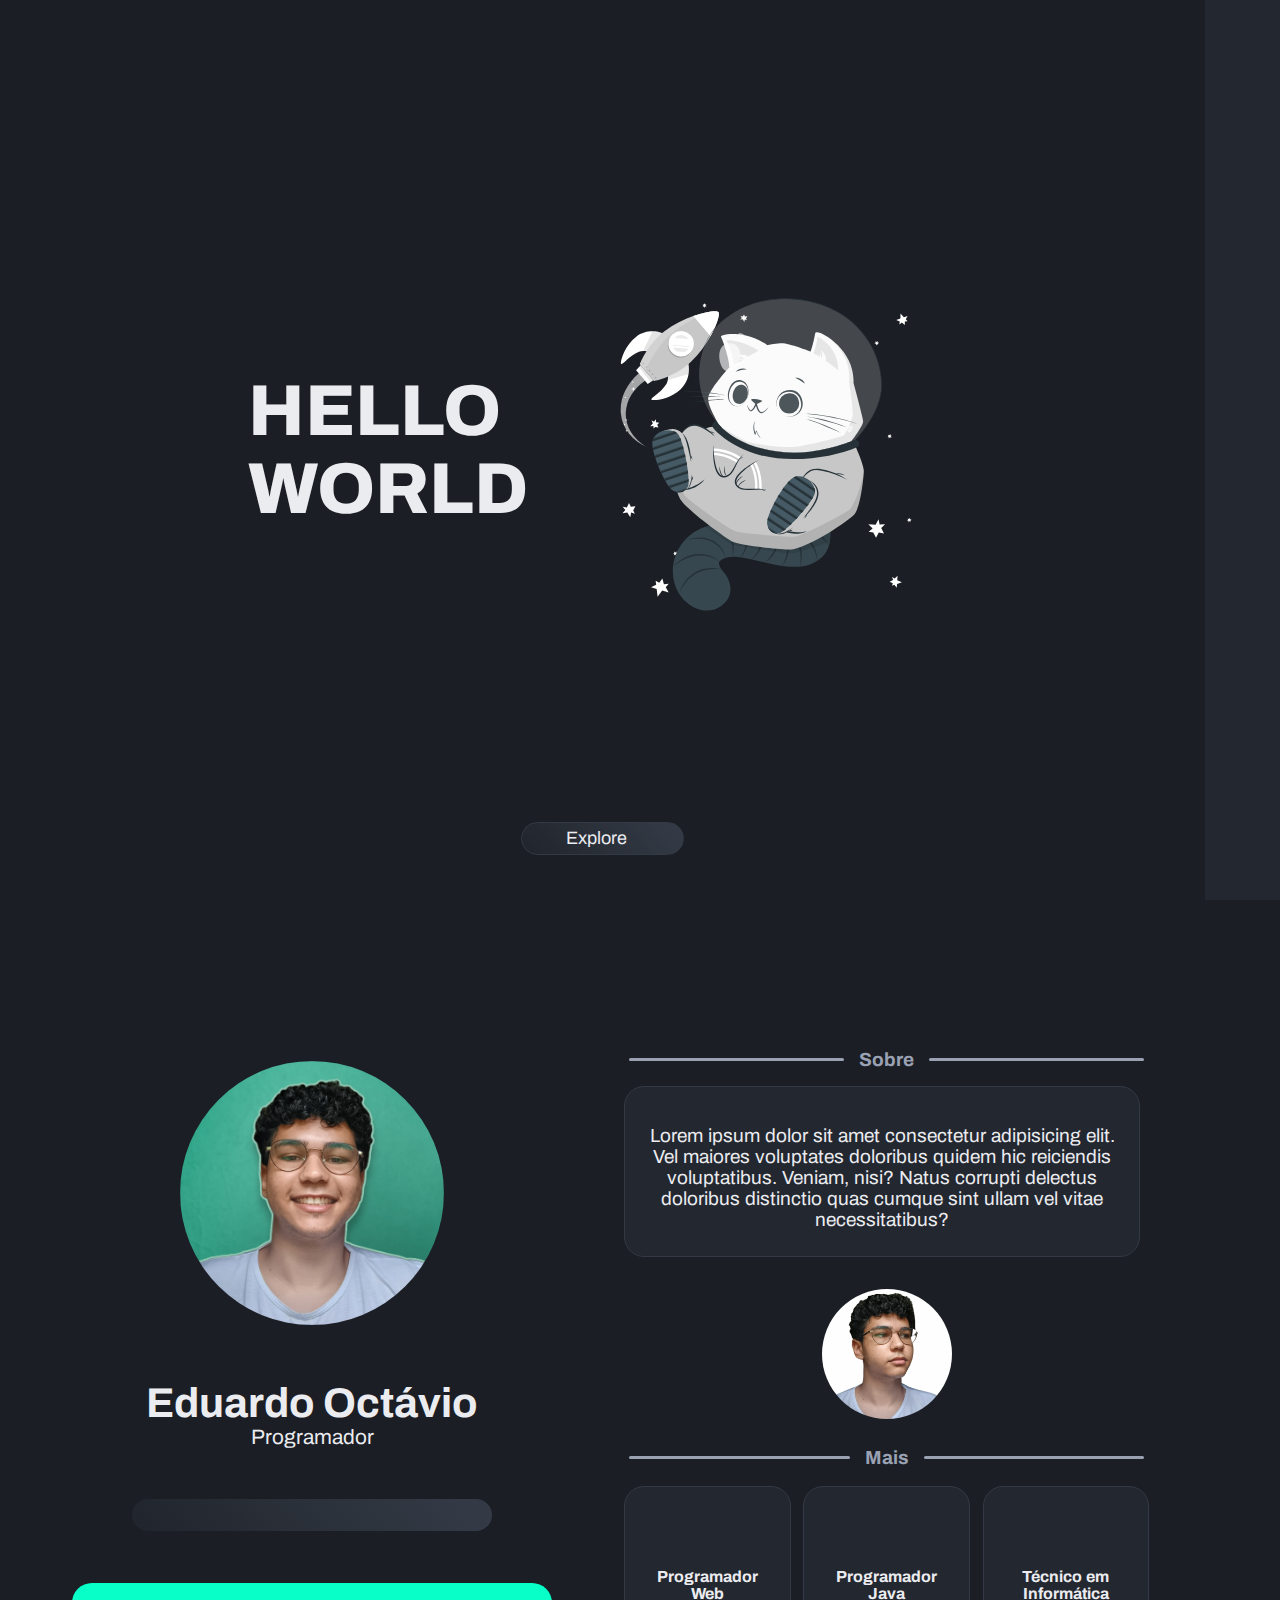
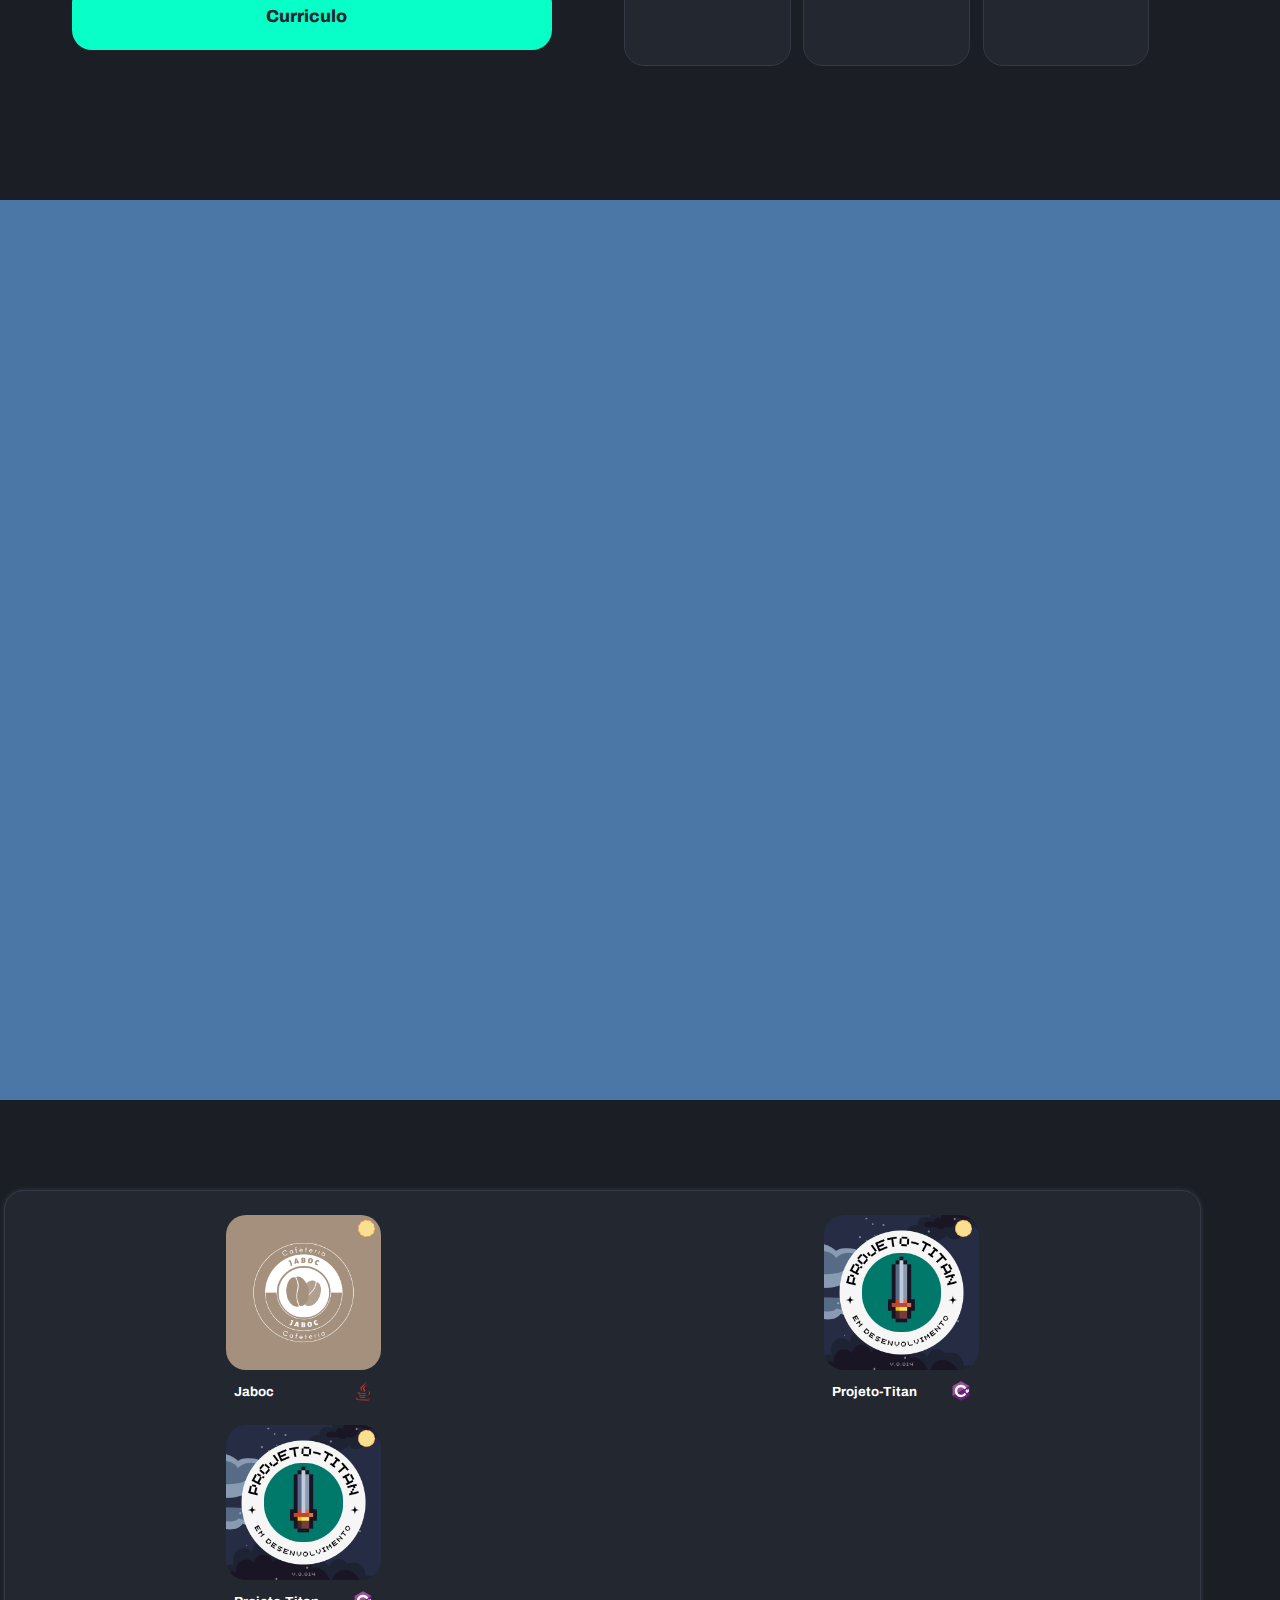
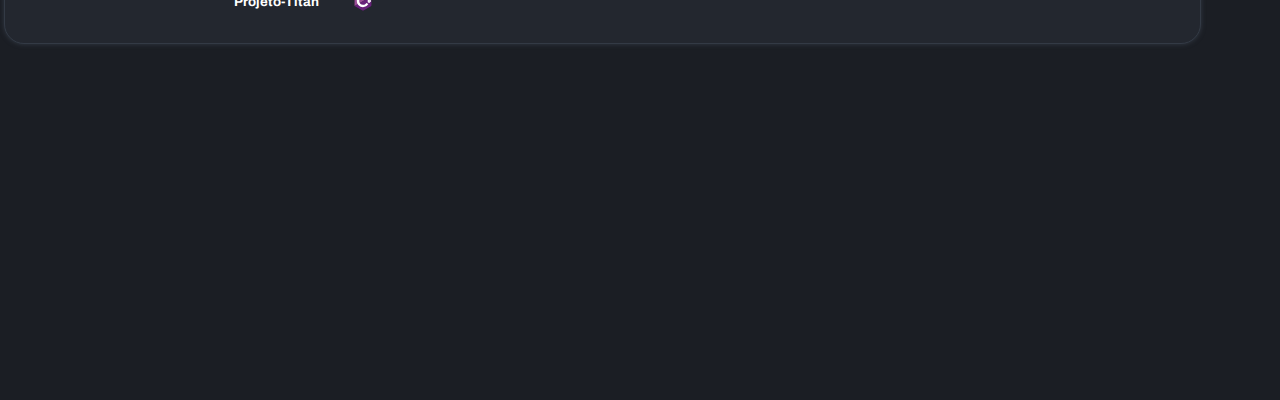
<file: src/index.html>
<!DOCTYPE html>
<html lang="pt-br">

<head>
  <meta charset="UTF-8" />
  <meta name="viewport" content="width=device-width, initial-scale=1.0" />

  <!--imports-icons-->
  <link rel="stylesheet"
    href="https://cdn-uicons.flaticon.com/2.1.0/uicons-solid-rounded/css/uicons-solid-rounded.css" />
  <link rel='stylesheet' href='https://cdn-uicons.flaticon.com/2.1.0/uicons-brands/css/uicons-brands.css' />
  <link rel="stylesheet" href="https://cdnjs.cloudflare.com/ajax/libs/font-awesome/6.5.1/css/all.min.css" />

  <!-- css -->
  <link rel="stylesheet" href="assets/css/global.css" />
  <link rel="stylesheet" href="assets/css/home.css" />
  <link rel="stylesheet" href="assets/css/about.css" />
  <link rel="stylesheet" href="assets/css/section3.css" />
  <link rel="stylesheet" href="assets/css/projects.css" />

  <link rel="stylesheet" href="assets/css/global-media.css" />
  <link rel="stylesheet" href="assets/css/about-media.css" />
  <link rel="stylesheet" href="assets/css/home-media.css" />
  <link rel="stylesheet" href="assets/css/projects-media.css" />
  <title>ME</title>
</head>

<body>
  <nav class="menu">
    <div id="menu-expand-btn">
      <span><i class="fi fi-sr-menu-burger"></i></span>
    </div>
    <ul id="menu-ul">
      <li class="menu-itens">
        <a href="#section-home" class="menu-a-btn">
          <span class="menu-icon"><i class="fi fi-sr-earth-americas"></i></span>
          <span class="menu-txt">Inicio</span>
        </a>
      </li>
      <li class="menu-itens">
        <a href="#section-about" class="menu-a-btn">
          <span class="menu-icon"><i class="fi fi-sr-user-crown"></i></span>
          <span class="menu-txt">Sobre Mim</span>
        </a>
      </li>
      <li class="menu-itens">
        <a href="#section-3" class="menu-a-btn">
          <span class="menu-icon"><i class="fi fi-sr-star"></i></span>
          <span class="menu-txt">Carreira</span>
        </a>
      </li>
      <li class="menu-itens">
        <a href="#section-projects" class="menu-a-btn">
          <span class="menu-icon"><i class="fi fi-sr-briefcase-blank"></i></span>
          <span class="menu-txt">Projetos</span>
        </a>
      </li>
    </ul>
  </nav>

  <section class="home" id="section-home">
    <div class="home-container">

      <div class="home-mensager">
        <h1>Hello World</h1>
        <img src="./assets/img/cat-astronaut.svg" alt="img-decorativa">
      </div>

      <div class="home-explore">
        <a href="#section-about" class="home-a-btn">
          Explore
          <i class="fi fi-sr-angle-double-small-down"></i>
        </a>
      </div>
    </div>

  </section>

  <section class="about" id="section-about">
    <div class="about-container">

      <div class="about-social-container">
        <div class="about-myimg">
          <img src="assets/img/profile-pic.png" alt="myimg-edu" />
        </div>
        <div class="about-mydescreption">
          <h1>Eduardo Octávio</h1>
          <span>Programador</span>
        </div>
        <div class="about-mysocial">
          <ul class="mysocial-ul">
            <li class="mysocial-itens">
              <a href="https://www.instagram.com/eduuard_oc/" target="_blank">
                <i class="fi fi-brands-instagram"></i>
              </a>
            </li>
            <li class="mysocial-itens">
              <a href="mailto:eeuardoprofissional@gmail.com" target="_blank">
                <i class="fi fi-sr-envelope"></i>
              </a>
            </li>
            <li class="mysocial-itens">
              <a href="https://www.linkedin.com/in/eduardo-oct%C3%A1vio-284066259/" target="_blank">
                <i class="fi fi-brands-linkedin"></i>
              </a>
            </li>
            <li class="mysocial-itens">
              <a href="https://github.com/EdOc-PS/" target="_blank">
                <i class="fi fi-brands-github"></i>
              </a>
            </li>
          </ul>
        </div>
        <div class="about-mycurriculum">
          <a href="" class="mycurriculum-a">
            <button class="mycurriculum-btn">
              Curriculo
              <i class="fi fi-sr-cloud-download-alt"></i>
            </button>
          </a>
        </div>
      </div>

      <!-- infos -->
      <div class="about-info-container">

        <!-- highlight -->
        <div class="about-info-highlight">
          <div class="about-info-title">
            <h3>Sobre</h3>
          </div>
          <div class="about-info-text">
          <span><i class="fi fi-sr-comet"></i></span>
          <p>
            Lorem ipsum dolor sit amet consectetur adipisicing elit. Vel maiores
            voluptates doloribus quidem hic reiciendis voluptatibus. Veniam,
            nisi? Natus corrupti delectus doloribus distinctio quas cumque sint
            ullam vel vitae necessitatibus?
          </p>
          </div>
          <div class="about-info-img">
          <img src="./assets/img/profile2.png" alt="" />
          </div>
        </div>

        <!-- another -->
        <div class="about-info-another">
          <div class="about-info-title">
            <h3>Mais</h3>
          </div>

          <div class="about-more-infos">
            <div class="about-more-text">
              <i class="fi fi-sr-display-code"></i>
              <h4> Programador Web </h4>
            </div>

            <div class="about-more-text">
              <i class="fi fi-sr-bug"></i>
              <h4> Programador Java </h4>
            </div>

            <div class="about-more-text">
              <i class="fi fi-sr-microchip"></i>
              <h4> Técnico em Informática </h4>
            </div>

          </div>       
        </div>

      </div>

    </div>
  </section>

  <section class="teste2" id="section-3">
    <i class="fi fi-sr-digging"></i>
  </section>

  <section class="section-projects" id="section-projects">
    <div class="container-cards">
     
      <card-works 
        link="https://github.com/EdOc-PS/Projeto-Jaboc"
        image="./assets/img/Jaboc.png" 
        name="Jaboc" 
        icone="./assets/img/icons/java.svg"
      ></card-works>

      <card-works 
        link="https://github.com/EdOc-PS/Projeto-Titan"
        image="./assets/img/Projeto-Titan.png" 
        name="Projeto-Titan" 
        icone="./assets/img/icons/csharp.svg"
      ></card-works>

      <card-works 
        link="https://github.com/EdOc-PS/Projeto-Titan"
        image="./assets/img/Projeto-Titan.png" 
        name="Projeto-Titan" 
        icone="./assets/img/icons/csharp.svg"
      ></card-works>

    </div>
  </section>

  <script defer src="assets/js/main.js"></script>
  <script defer src="assets/components/CardsWorks.js"></script>
</body>

</html>
</file>
<file: src/assets/css/global.css>
@import url('https://fonts.googleapis.com/css2?family=Archivo:wght@100;400;500;600;700;900&family=Maven+Pro:wght@400;500;600;700;900&display=swap');
/*Estilos Universais*/

* {
    margin: 0;
    padding: 0;
    box-sizing: border-box;
    list-style: none;
    color: #EBECF0;
    transition: all .3s ease-out;
    font-family: "Archivo";
    outline: none;
}
html{
    scroll-behavior: smooth;
}
body {
    background-color: #1B1E24;
}

a {
    text-decoration: none;
}



button,
.menu-a-btn {
    border-radius: 20px;
    border: none;
    font-size: 1.10rem;
}

ul {
    margin: 0;
    padding: 0;
}

/* Especifico */
nav.menu i,
.menu-txt {
    color: #99A1B3;
}

/*barra de navegar*/
nav.menu {
    position: fixed;
    background-color: #23272F;
    width: 100%;
    height: 70px;
    overflow: hidden;
    z-index: 2;
}

#menu-expand-btn {
    display: flex;
    justify-content: center;
    align-items: center;
    height: 60px;
    width: 60px;
    margin: .25rem;
    cursor: pointer;
}

nav.menu #menu-ul .menu-itens {
    opacity: 0;
    transition: .5s ease-in;
}




/*Comportamentos do nav quando estiver expandida*/
nav.menu.expanded {
    height: 90vh;
}

nav.menu #menu-ul {
    display: flex;
    flex-direction: column;
    align-items: center;
    justify-content: center;
    height: 60vh;
    position: relative;
}

nav.menu #menu-ul .menu-itens {
    margin:  0.5rem 1rem;
}

nav.menu.expanded #menu-ul .menu-itens {
    opacity: 1;
}

#menu-ul .menu-itens .menu-a-btn {
    overflow-x: hidden;
    display: flex;
    justify-content: space-between;
    flex-direction: row-reverse;
    width: 90vw;
    max-height: 15vh;
    background: linear-gradient(20deg, #23272FB3, #333A45);
    border: 2.5px solid #333A45;
    padding: 1.25rem 1rem 1.25rem 1rem;
}
</file>
<file: src/assets/css/home.css>
section.home{
    height: 100vh;
    background-color: #1B1E24;
    
}
.home-container{
    height: 100vh;
    display: flex;
    justify-content: center;
    align-items: center;
    flex-direction: column;
    gap: 2rem;
}
.home-container .home-mensager h1{
    font-size: 32px;
    font-weight: 800;
    text-transform: uppercase;
}
.home-container .home-mensager img{
    width: 260px;
    height: auto;
}
.home-container .home-explore{
    display: flex;
    position: absolute;
    bottom: 5%;
}
.home-container .home-explore .home-a-btn{
    font-size: 18px;
    background: linear-gradient(50deg, #23272FB3, #333A45 90%);
    border-radius:20px;
    padding: .35rem 2.8rem;
    border: .5px solid #333A45;
    gap: .7rem;
    display: flex;
    align-items: center;
    justify-content: center;
}
</file>
<file: src/assets/css/about.css>
/*Estilização da section about*/
section.about {
    height: auto;
    display: flex;
    align-items: center;
    justify-content: center;
    flex-direction: column;
    padding: 1rem 0;
}

.about-container {
    display: flex;
    flex-direction: column;
    
}

.about-social-container {
    display: grid;
    place-items: center;
    background: #23272F;
    border: .5px solid #333A45;
    box-shadow: 0 0 5px #333A45;
    padding: 1rem;
    border-radius: 20px;
    gap: 3rem;
    width: 93.5vw;
    margin-top: 8vh;
}

/*.about-social-container .about-conta{
    display: grid;
    place-items: center;
    background: #23272F;
    padding: 1rem;
    border-radius: 20px;
    gap: 2rem;
    width: 93.5vw;

}*/
.about-social-container .about-myimg img {
    max-width: 12rem;
    border-radius: 50%;
    margin-top: 1.25vh;
}

.about-social-container .about-mydescreption {
    font-size: 1.3rem;
}



.about-social-container .about-mysocial .mysocial-ul {
    display: grid;
    place-items: center;
    grid-template-columns: 1fr 1fr 1fr 1fr;
    background: linear-gradient(50deg, #23272FB3, #333A45 90%);
    gap: 1rem;
    padding: 1rem;
    width: 75vw;
    border-radius: 20px;
    overflow-x: scroll;
}

.about-mysocial .mysocial-ul .mysocial-itens a {
    width: 3.2rem;
    height: 3.2rem;
    font-size: 1.4rem;
}


.about-social-container .about-mycurriculum .mycurriculum-btn {
    background-color: #08FFC8;
    color: #23272F;
    width: 85vw;
    max-height: 15vh;
    padding: 1.5rem 1rem 1.5rem 1rem;
    font-weight: 800;
    gap: .7rem;
    display: flex;
    align-items: center;
    justify-content: center;
}

.mycurriculum-btn i {
    color: #23272F;
}


/*Estilização da section about*/

section.about .about-info-container {
    gap: .8rem;
    display: flex;
    flex-direction: column;
}

.about-info-highlight .about-info-title,
.about-info-another .about-info-title {
    padding: .6rem .3rem;
    
}

.about-info-highlight .about-info-title h3,
.about-info-another .about-info-title h3 {
    display: flex;
    align-items: center;
    width: auto;
    color: #99A1B3;
    font-size: 18px;
}

.about-info-highlight .about-info-title h3::after,
.about-info-another .about-info-title h3::after {
    content: '';
    border-radius: 20px;
    height: 3px;
    position: relative;   
    background-color: #99A1B3;
    width: 100%;
    margin-left: 15px;
}


.about-info-container .about-info-text,
.about-more-infos .about-more-text {
    padding: 1.3rem 1rem;
    border-radius: 20px;
    background: #23272F;
    border: .5px solid #333A45;
    width: 93.5vw;
    font-size: 16px;
    text-align: center;
    display: flex;
    flex-direction: column;
    justify-content: center;
    gap: .8rem;
    word-spacing: 1px;
    font-weight: 400;
}

.about-info-container .about-info-text i,
.about-info-container .about-more-text i {
    font-size: 2rem;
}

.about-info-container .about-info-img {
    width: 100%;
    display: flex;
    justify-content: center;
}

.about-info-container .about-info-img img {
    width: 130px;
    height: 130px;
    border-radius: 50%;
    margin-top: 2rem;
}

/*cards informativos */
.about-info-container .about-more-infos {
    display: grid;
    grid-template-columns: 1fr 1fr;
    place-items: center;
    gap: .5rem;
}

.about-more-infos .about-more-text {
    width: 45vw;
    height: 20vh;
    gap: 1.2rem;
    margin: .1rem 0;
}
</file>
<file: src/assets/css/section3.css>
section.teste2 {
    height: 100vh;
    background-color: rgb(75, 119, 166);
    display: grid;
    place-items: center;

}
section.teste2 i{
    font-size: 100px;
}
</file>
<file: src/assets/css/projects.css>
section.section-projects {
    height: 100vh;
    display: flex;
    align-items: center;
    flex-direction: column;
}

.container-cards {
    display: grid;
    grid-template-columns: 1fr 1fr;
    background: #23272F;
    border: .5px solid #333A45;
    box-shadow: 0 0 5px #333A45;
    border-radius: 20px;
    padding: 1rem 0;
    width: 93.5vw;
    margin-top: 10vh;
    place-items: center;
   
}
card-works {
    margin: .5rem 0;
}
</file>
<file: src/assets/css/global-media.css>
/*Estilização global*/
@media screen and (min-width:992px)  {
    button, li, .menu-a-btn{
        cursor: pointer;
    }
}

@media screen and (min-width: 992px) {

    /*Responsividade do menu*/
    nav.menu {
        width: 75px;
        min-height: 100vh;
        right: 0;
        top: 0;
    }

    #menu-expand-btn {
        height: 55px;
        width: 55px;
        margin: .5rem .5rem 0 .55rem;
        border-radius: 20px;
    }

    #menu-expand-btn:hover {
        background: linear-gradient(20deg, rgba(35, 39, 47, 0.7) , #333a45);
        backdrop-filter: blur(5px);
    }

    nav.menu #menu-ul {
        display: flex;
        align-items: center;
        justify-content: start;
        margin-top: 12.5vh;
    }

    nav.menu #menu-ul .menu-itens {
        margin: .5rem 0 .5rem 0;

    }

    #menu-ul .menu-itens .menu-a-btn {
        border: 3px solid transparent;
        height: 55px;
        max-width: 55px;
        margin: .5rem;
        display: flex;
        justify-content: center;
        align-items: center;
        font-weight: 600;
        padding: 0;
        background: transparent;
    }

    #menu-ul .menu-itens .menu-a-btn:hover {
        border: 3px solid #08FFC8;

    }
    #menu-ul .menu-itens .menu-a-btn:hover i{
       color:  #08FFC8;
       text-shadow: 0px 0px 20px;
    }
    nav.menu #menu-ul .menu-itens {
        opacity: 1;
    }
    .menu-itens .menu-a-btn .menu-txt {
        display: none;
    }


}

/*Comportamentos do nav quando estiver expandida*/
@media screen and (min-width: 992px) {
    nav.menu.expanded {
        width: 288px;
    }
   
    nav.menu.expanded #menu-ul .menu-itens .menu-a-btn {
        max-width: 15rem;
        display: flex;
        justify-content: space-between;
        flex-direction: row;
        padding: .5rem 1rem .5rem 1rem;
    }

    nav.menu.expanded .menu-itens .menu-a-btn .menu-txt {
        display: block;        
    }
    
}
</file>
<file: src/assets/css/about-media.css>
/**Responsividade da sessão home*/
@media screen and (min-width: 992px) {
    section.about {
        width: calc(100% - 75px);
        height: 100vh;
    }

    .about-container {
        display: flex;
        flex-direction: row;
        width: 100%;
        justify-content: space-evenly;
    }

    /* About - Social*/
    .about-social-container {
        background: transparent;
        border: none;
        box-shadow: none;
        padding: none;
        width: auto;
        margin-top: 0;
        width: auto;

    }

    .about-social-container .about-mydescreption {
        text-align: center;
    }

    .about-social-container .about-mysocial .mysocial-ul {
        width: 22.5rem;
        overflow-x: visible;
    }


    .about-mysocial .mysocial-ul .mysocial-itens a {
        width: 3.5rem;
        height: 3.5rem;
        font-size: 1.7rem;
        border-radius: 50%;
    }

    .mysocial-ul .mysocial-itens a:hover i {
        color: #08FFC8;
        text-shadow: 0px 0px 20px;

    }

    .about-social-container .about-myimg img {
        max-width: 16.5rem;
    }

    .about-social-container .about-mycurriculum .mycurriculum-btn {
        width: 30rem;
    }

    /* About - Informaçoes*/


    .about-info-container .about-info-highlight .about-info-text {
        width: 40.3vw;
        font-size: 19px;
        padding: 1.6rem 1.2rem;
    }

    .about-info-container .about-more-infos {
        flex-direction: row;
        gap: .8rem;
        display: flex;
    }

    .about-info-another .about-more-infos .about-more-text {
        width: 13vw;
    }

    .about-info-highlight .about-info-title,
    .about-info-another .about-info-title {
        text-align: center;
        padding: 1rem .3rem;
    }

    .about-info-highlight .about-info-title h3,
    .about-info-another .about-info-title h3 {
        font-size: 19px;
    }

    .about-info-highlight .about-info-title h3::after,
    .about-info-another .about-info-title h3::after,
    .about-info-highlight .about-info-title h3::before,
    .about-info-another .about-info-title h3::before {
        content: '';
        border-radius: 20px;
        height: 3px;
        position: relative;
        background-color: #99A1B3;
        width: 100%;
        margin-left: 15px;
    }
    .about-info-highlight .about-info-title h3::before,
    .about-info-another .about-info-title h3::before{
        margin-right: 15px;
        margin-left: 0;
    }
}
</file>
<file: src/assets/css/home-media.css>
@media screen and (min-width: 992px) {
    .home-container{
        width: calc(100% - 75px);
    }
    .home-container .home-mensager{
        display: flex;
        align-items: center;
        gap: 1.2rem;
    }
    .home-container .home-mensager h1 {
        font-size: 72px;
        word-wrap: break-word;
        width: 310px;
    }
    .home-container .home-mensager img {
        width: 380px;
        height: auto;
    }
}
</file>
<file: src/assets/css/projects-media.css>
@media screen and (min-width: 992px) {
    .section-projects {
        width: calc(100% - 75px);
    }
}
</file>
